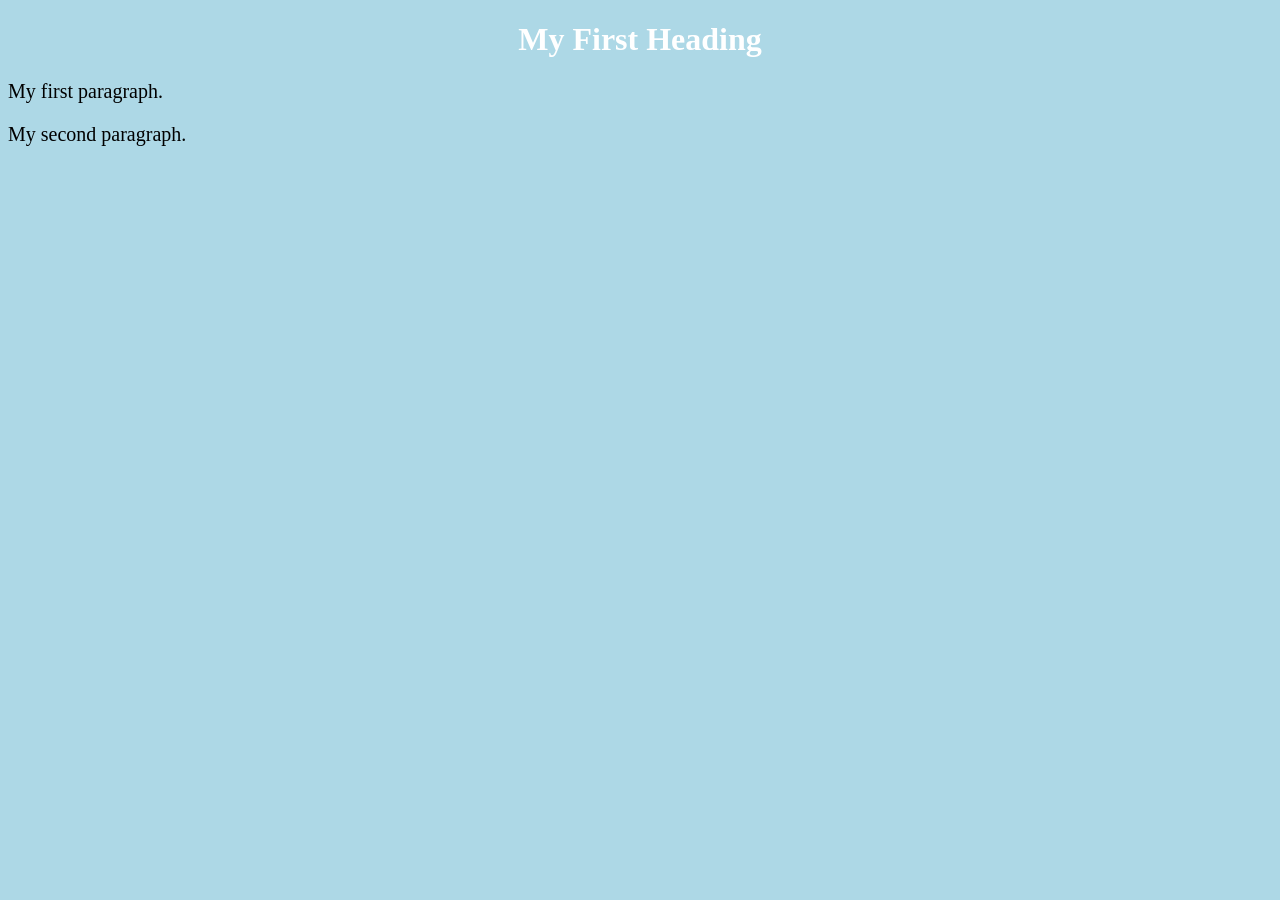
<file: index.html>
<!DOCTYPE html>
<html>
    <head>
        <title>Page Title</title>
        <link rel="stylesheet" href="styles.css">
    </head>
<body>
    <h1>My First Heading</h1>
    <p>My first paragraph.</p>
    <p>My second paragraph.</p>
</body>
</html>
</file>
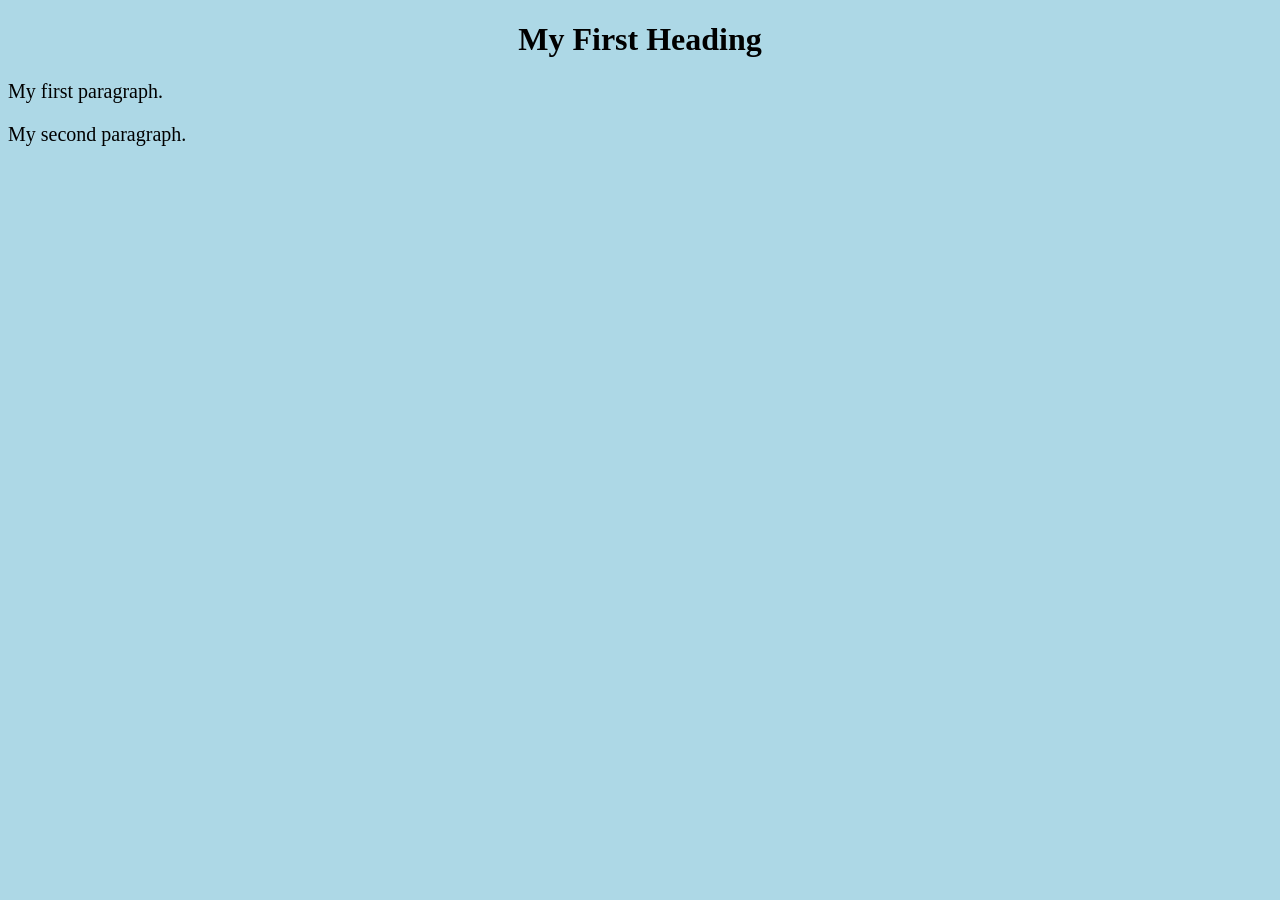
<file: web_pages/index.html>
<!DOCTYPE html>
<html>
    <head>
        <title>Page Title</title>
        <link rel="stylesheet" href="../css/styles.css">
    </head>
<body>
    <h1>My First Heading</h1>
    <p>My first paragraph.</p>
    <p>My second paragraph.</p>
</body>
</html>
</file>
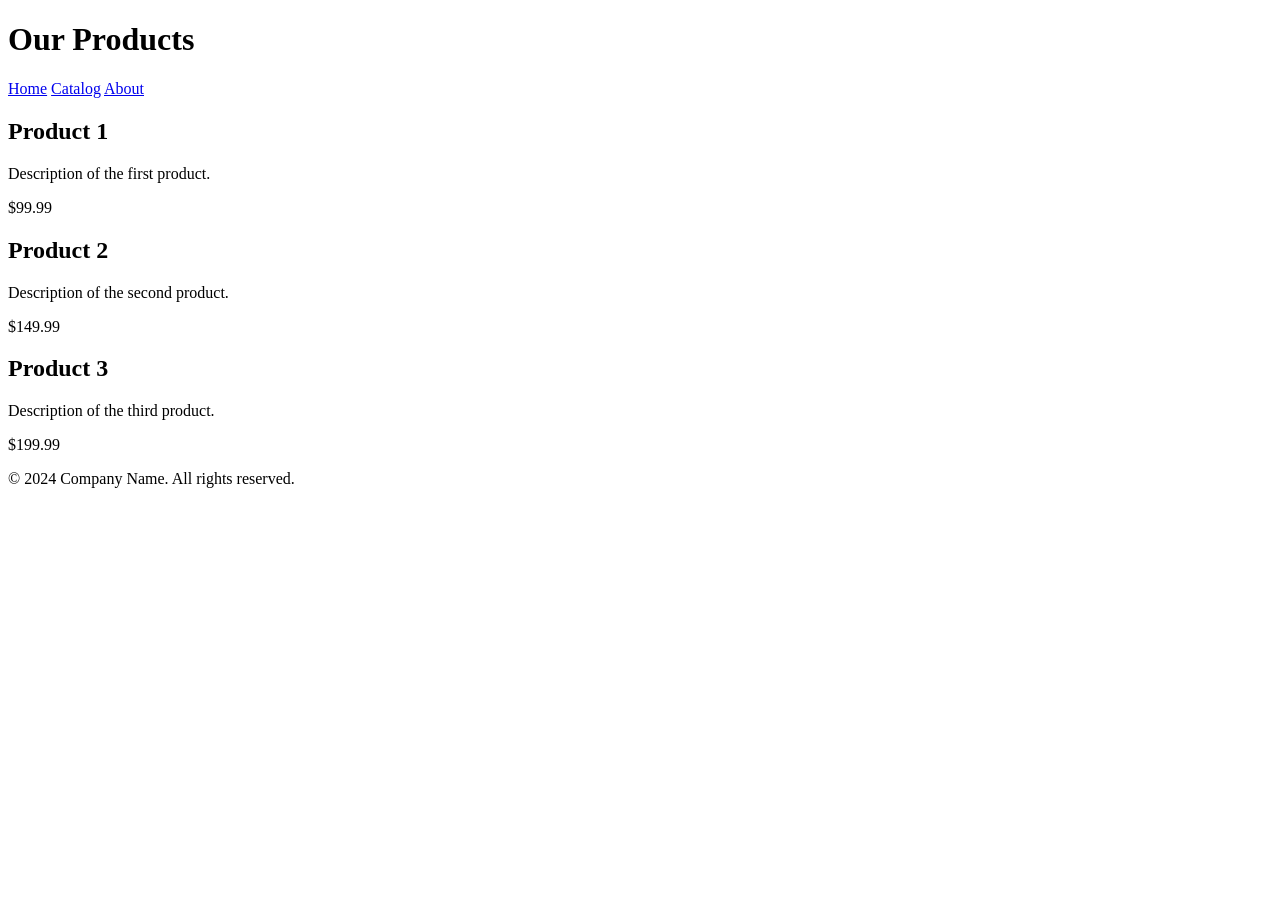
<file: catalog.html>
<!DOCTYPE html>
<html lang="en">
<head>
    <meta charset="UTF-8">
    <meta name="viewport" content="width=device-width, initial-scale=1.0">
    <title>Product Catalog - Company Name</title>
</head>
<body>
    <header>
        <h1>Our Products</h1>

        <nav>
            <a href="index.html">Home</a>
            <a href="catalog.html">Catalog</a>
            <a href="about.html">About</a>
        </nav>
    </header>

    <main>
        <section class="product">
            <h2>Product 1</h2>
            <p>Description of the first product.</p>
            <p class="price">$99.99</p>
        </section>

        <section class="product">
            <h2>Product 2</h2>
            <p>Description of the second product.</p>
            <p class="price">$149.99</p>
        </section>

        <section class="product">
            <h2>Product 3</h2>
            <p>Description of the third product.</p>
            <p class="price">$199.99</p>
        </section>
    </main>

    <footer>
        <p>&copy; 2024 Company Name. All rights reserved.</p>
    </footer>
</body>
</html>
</file>
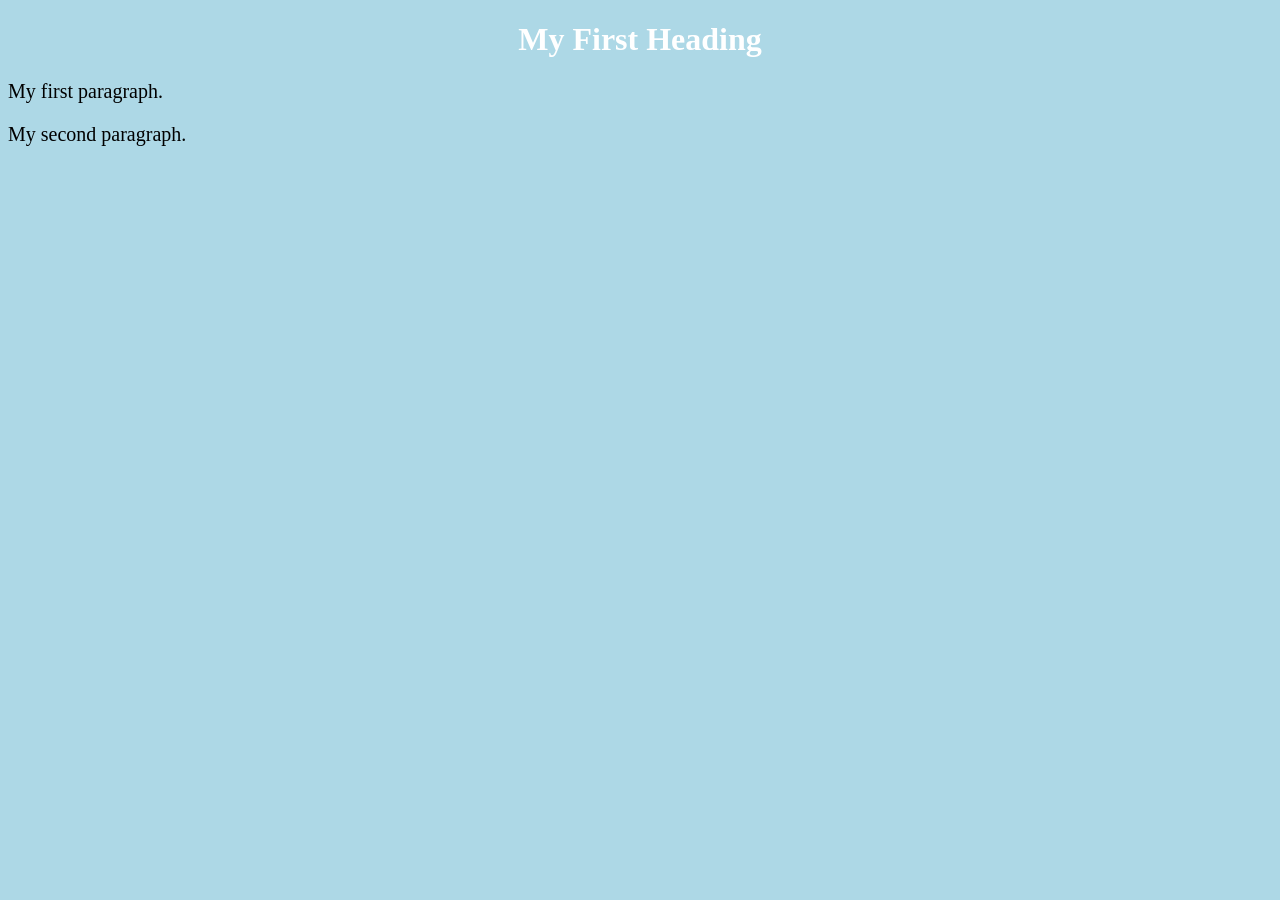
<file: page2.html>
<!DOCTYPE html>
<html>
    <head>
        <title>Page Title</title>
        <link rel="stylesheet" href="styles.css">
    </head>
<body>
    <h1>My First Heading</h1>
    <p>My first paragraph.</p>
    <p>My second paragraph.</p>
</body>
</html>
</file>
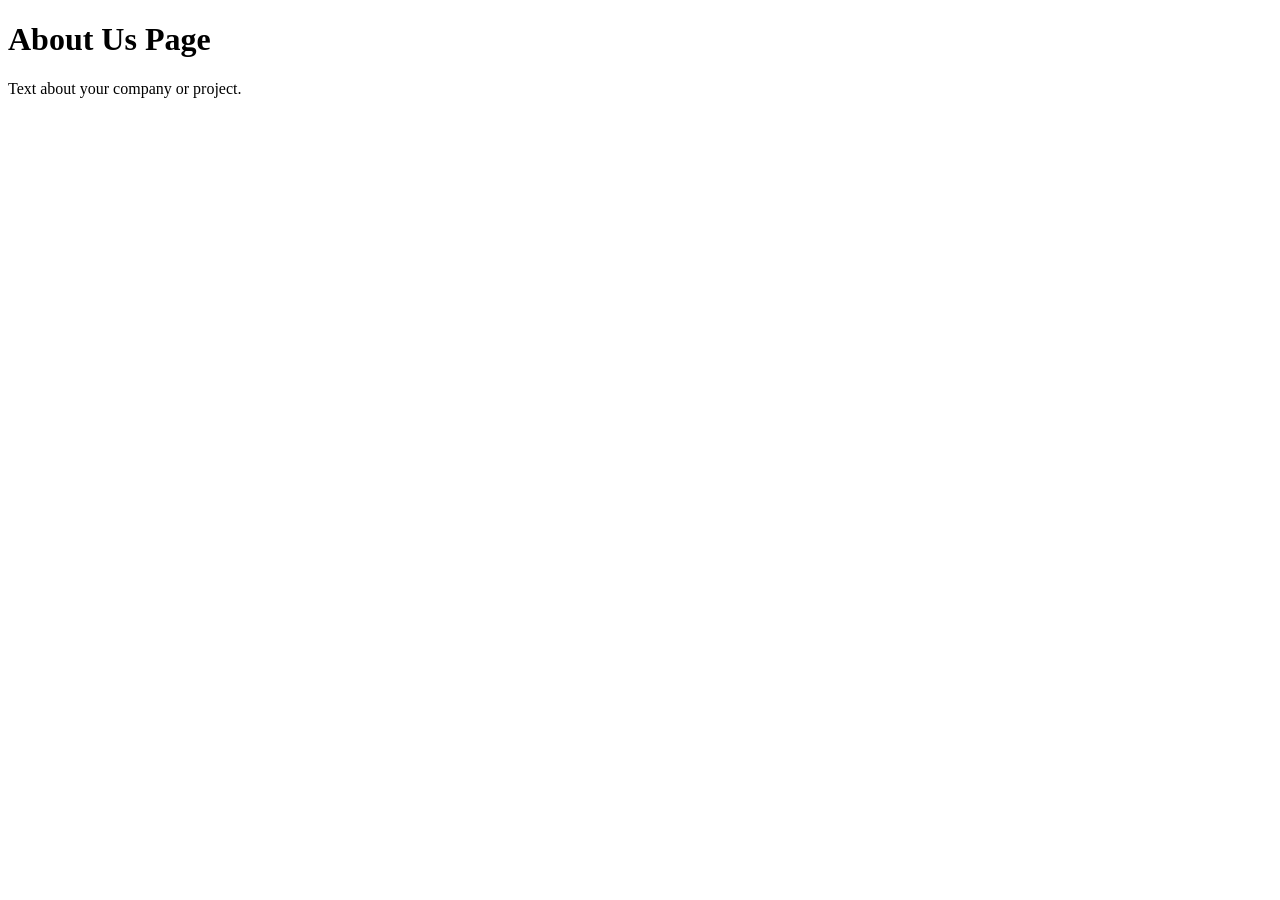
<file: web_pages/about.html>
<!DOCTYPE html>
<html lang="en">
<head>
    <meta charset="UTF-8">
    <meta name="viewport" content="width=device-width, initial-scale=1.0">
    <title>About Us - Company Name</title>
</head>
<body>
    <h1>About Us Page</h1>
    <p>Text about your company or project.</p>
</body>
</html>
</file>
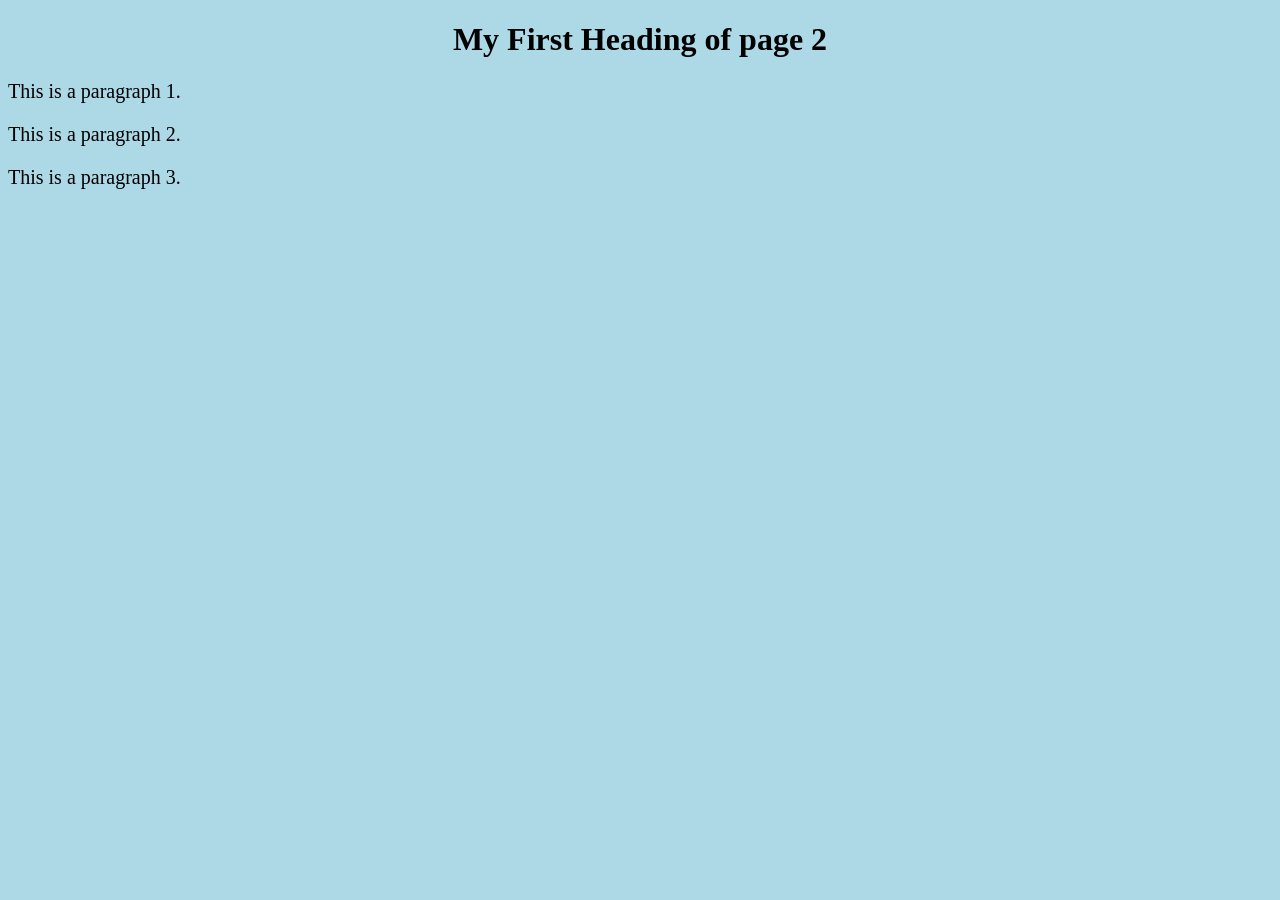
<file: web_pages/cart.html>
<!DOCTYPE html>
<html>
    <head>
        <title>Page Title</title>
        <link rel="stylesheet" href="../css/styles.css">
    </head>
<body>
    <h1>My First Heading of page 2</h1>
    <p>This is a paragraph 1.</p>
    <p>This is a paragraph 2.</p>
    <p>This is a paragraph 3.</p>
</body>
</html>
</file>
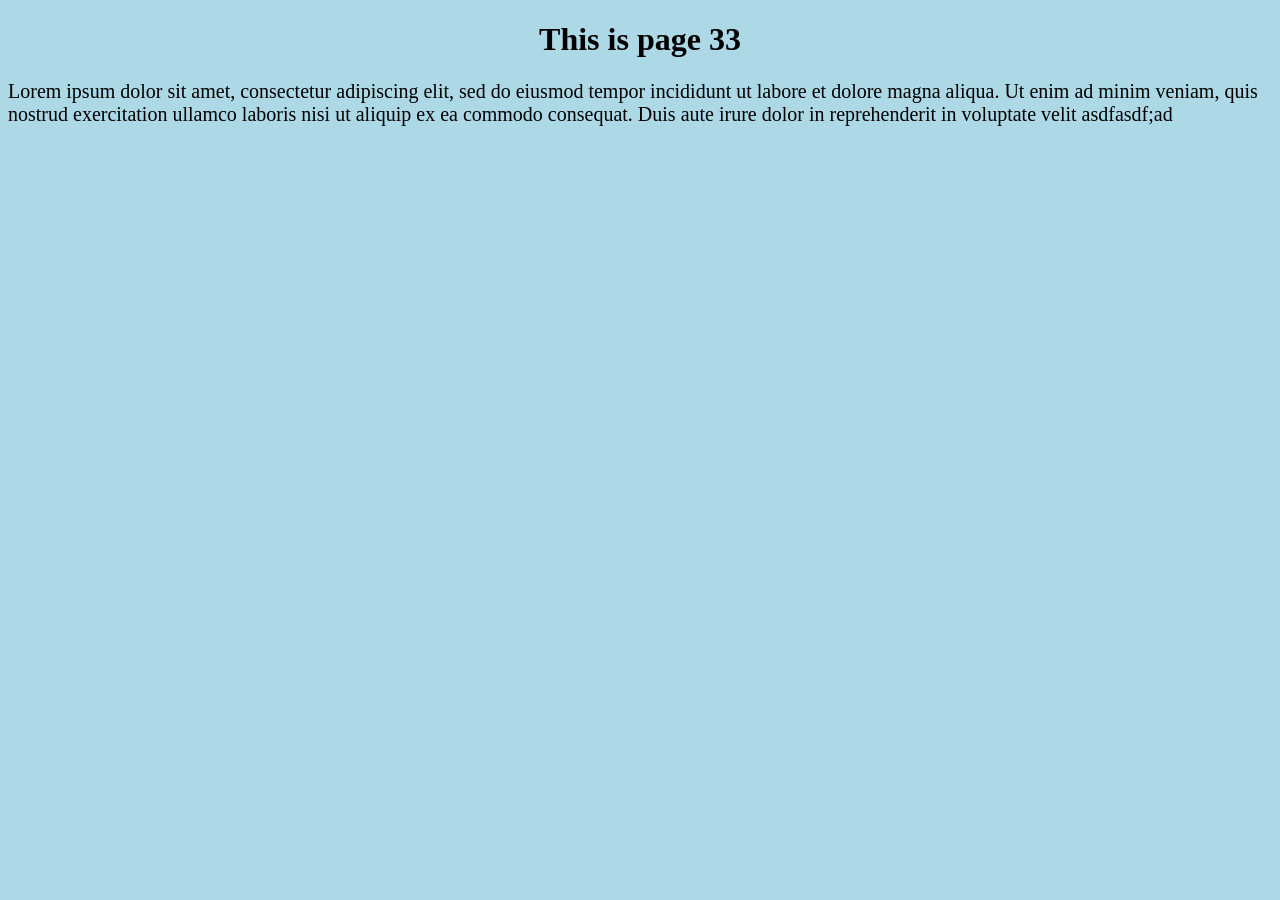
<file: web_pages/page3.html>
<!DOCTYPE html>
<html>

<head>
    <title>Page 33</title>
    <link rel="stylesheet" href="../css/styles.css">
</head>

<body>
    <h1>This is page 33</h1>
    <p>
        Lorem ipsum dolor sit amet, consectetur adipiscing elit,
        sed do eiusmod tempor incididunt ut labore et dolore magna aliqua.
        Ut enim ad minim veniam, quis nostrud exercitation ullamco laboris nisi ut aliquip
        ex ea commodo consequat. Duis aute irure dolor in reprehenderit in voluptate velit
        asdfasdf;ad
    </p>
</body>

</html>
</file>
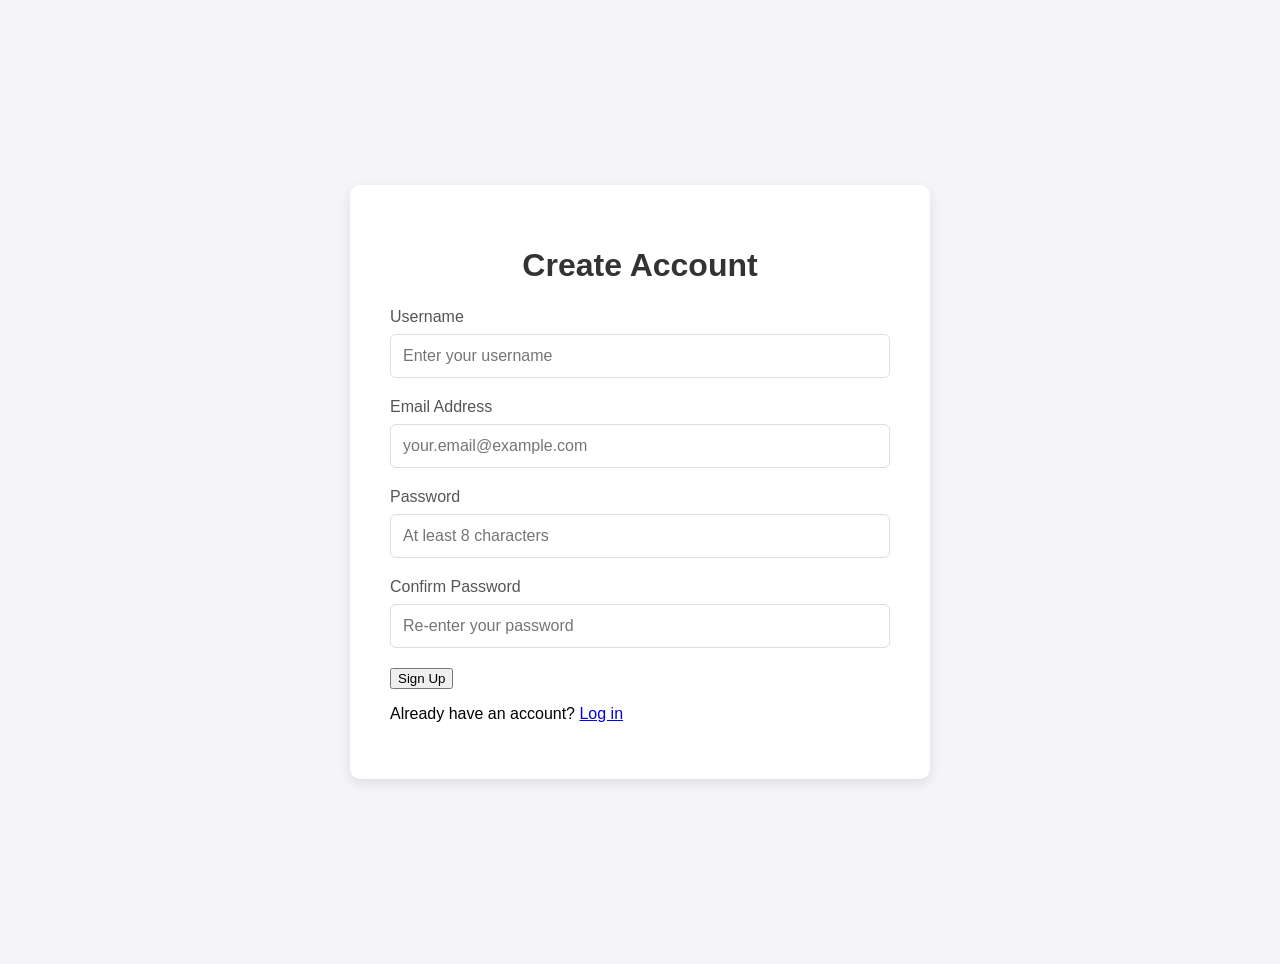
<file: web_pages/register.html>
<!DOCTYPE html>
<html lang="en">

<head>
    <meta charset="UTF-8">
    <meta name="viewport" content="width=device-width, initial-scale=1.0">
    <title>User Registration</title>
    <style>
        :root {
            --primary-color: #4CAF50;
            --primary-hover: #45a049;
            --text-color: #333;
            --light-text: #555;
            --border-color: #ddd;
            --bg-color: #f4f4f9;
        }

        body {
            font-family: 'Segoe UI', Tahoma, Geneva, Verdana, sans-serif;
            background-color: var(--bg-color);
            margin: 0;
            padding: 2rem;
            display: flex;
            justify-content: center;
            align-items: center;
            min-height: 100vh;
        }

        .registration-container {
            background: white;
            padding: 2.5rem;
            border-radius: 10px;
            box-shadow: 0 4px 12px rgba(0, 0, 0, 0.1);
            width: 100%;
            max-width: 500px;
        }

        h1 {
            text-align: center;
            color: var(--text-color);
            margin-bottom: 1.5rem;
            font-weight: 600;
        }

        .form-group {
            margin-bottom: 1.25rem;
        }

        label {
            display: block;
            margin-bottom: 0.5rem;
            color: var(--light-text);
            font-weight: 500;
        }

        input[type="text"],
        input[type="email"],
        input[type="password"] {
            width: 100%;
            padding: 0.75rem;
            border: 1px solid var(--border-color);
            border-radius: 6px;
            box-sizing: border-box;
            font-size: 1rem;
            transition: border-color 0.3s;
        }

        input:focus {
            outline: none;
        }
    </style>
</head>

<body>
    <main class="registration-container">
        <h1>Create Account</h1>
        <form action="/register" method="POST" novalidate>
            <div class="form-group">
                <label for="username">Username</label>
                <input type="text" id="username" name="username" required placeholder="Enter your username">
            </div>

            <div class="form-group">
                <label for="email">Email Address</label>
                <input type="email" id="email" name="email" required placeholder="your.email@example.com">
            </div>

            <div class="form-group">
                <label for="password">Password</label>
                <input type="password" id="password" name="password" required placeholder="At least 8 characters"
                    minlength="8">
            </div>

            <div class="form-group">
                <label for="confirm-password">Confirm Password</label>
                <input type="password" id="confirm-password" name="confirm-password"
                    placeholder="Re-enter your password">
            </div>

            <button type="submit">Sign Up</button>
        </form>

        <p class="login-link">
            Already have an account? <a href="/login">Log in</a>
        </p>
    </main>
</body>

</html>
</file>
<file: styles.css>
body {
                background-color: lightblue;
            }

            h1 {
                color: white;
                text-align: center;
            }

            p {
                font-family: verdana;
                font-size: 20px;
            }
</file>
<file: css/styles.css>
body {
                background-color: lightblue;
            }

            h1, h2 {
                color: black;
                text-align: center;
            }

            p {
                font-family: verdana;
                font-size: 20px;
            }
</file>
